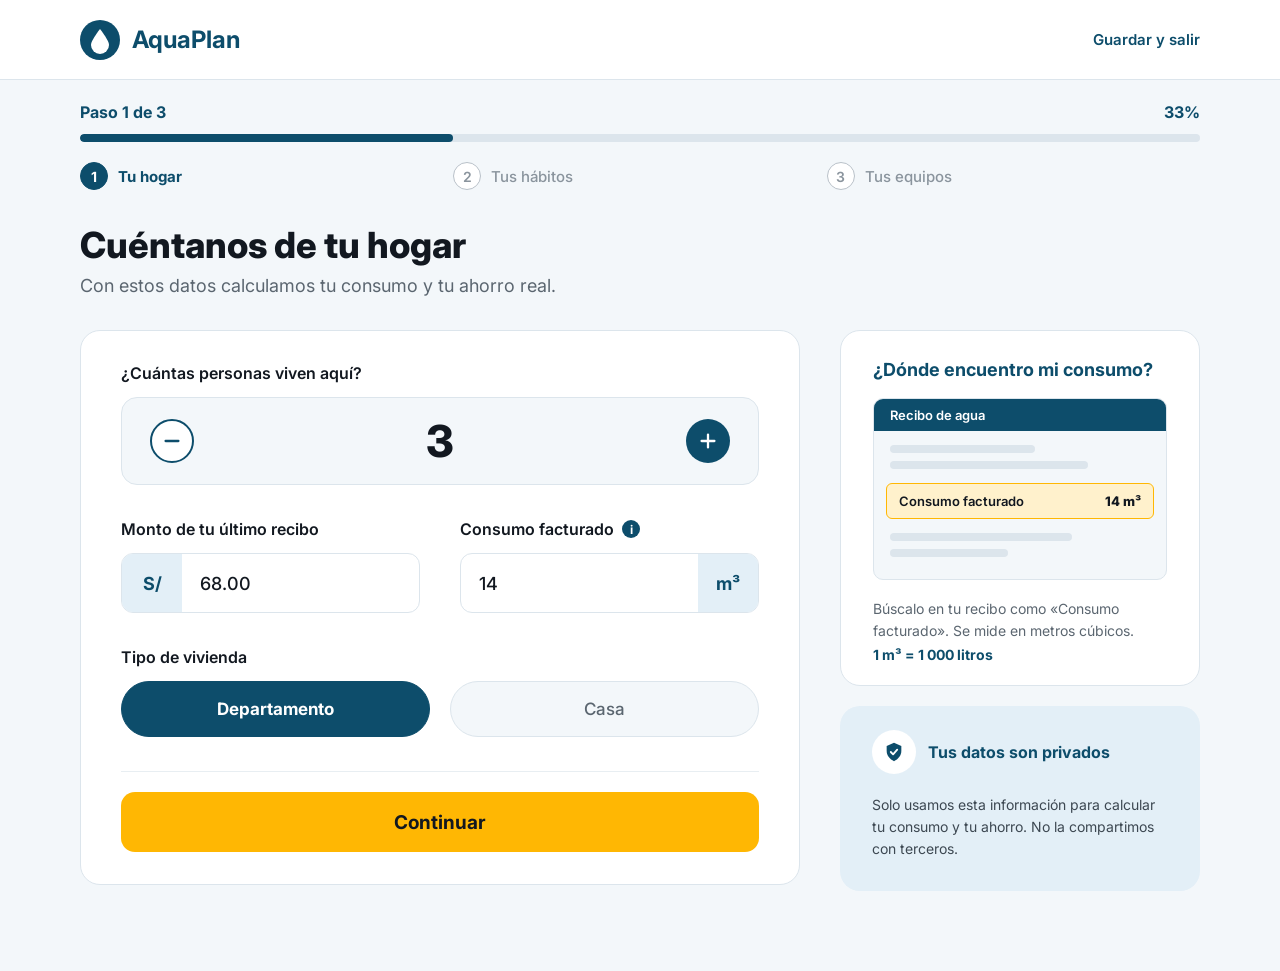
<file: solucion.html>
<!DOCTYPE html>
<html lang="es">
<head>
  <meta charset="UTF-8">
  <meta name="viewport" content="width=device-width, initial-scale=1.0">
  <title>AquaPlan · Ahorra agua, ahorra dinero</title>
  <meta name="description" content="AquaPlan: calcula cuánta agua usa tu hogar, en qué se va y cómo ahorrar en tu recibo.">
  <link rel="preconnect" href="https://fonts.googleapis.com">
  <link rel="preconnect" href="https://fonts.gstatic.com" crossorigin>
  <link href="https://fonts.googleapis.com/css2?family=Inter:wght@400;500;600;700;800&display=swap" rel="stylesheet">
  <link rel="stylesheet" href="solucion.css">
</head>
<body data-modo="pasos">

  <a class="saltar" href="#contenido">Saltar al contenido</a>

  <!-- =====================================================
       HEADER (una sola barra con dos variantes:
       "pasos" para el cuestionario y "app" para los resultados)
       ===================================================== -->
  <header class="header">
    <div class="container header__inner">
      <a href="#hogar" class="logo">
        <span class="logo__icon">
          <svg viewBox="0 0 40 40" aria-hidden="true">
            <circle cx="20" cy="20" r="20" fill="#0D4D6B"/>
            <path d="M20 9c6 8 9 13 9 16a9 9 0 0 1-18 0c0-3 3-8 9-16z" fill="#fff"/>
          </svg>
        </span>
        <span class="logo__text">AquaPlan</span>
      </a>

      <!-- Variante pasos -->
      <a href="#hogar" class="header__link solo-pasos">Guardar y salir</a>

      <!-- Variante app -->
      <nav class="nav solo-app" aria-label="Navegación de la aplicación">
        <ul class="nav__list">
          <li><a href="#diagnostico" class="nav__link" data-nav="diagnostico">Diagnóstico</a></li>
          <li><a href="#plan" class="nav__link" data-nav="plan">Plan</a></li>
          <li><a href="#" class="nav__link">Seguimiento</a></li>
          <li>
            <details class="dropdown">
              <summary class="nav__link">Perfil</summary>
              <ul class="dropdown__menu">
                <li><a href="#hogar">Mis datos</a></li>
                <li><a href="#diagnostico">Mi diagnóstico</a></li>
                <li><a href="#hogar">Cerrar sesión</a></li>
              </ul>
            </details>
          </li>
        </ul>
      </nav>
      <span class="avatar solo-app" aria-hidden="true">MR</span>
    </div>
  </header>

  <main id="contenido" class="container main">

    <!-- =====================================================
         PROGRESO (solo en los 3 pasos del cuestionario)
         ===================================================== -->
    <section class="progress solo-pasos" aria-label="Progreso">
      <div class="progress__top">
        <span id="paso-texto">Paso 1 de 3</span>
        <span id="paso-porcentaje">33%</span>
      </div>
      <div class="progress__bar"><div class="progress__fill" id="paso-barra"></div></div>

      <ol class="steps">
        <li class="step" data-step="1"><span class="step__num">1</span>Tu hogar</li>
        <li class="step" data-step="2"><span class="step__num">2</span>Tus hábitos</li>
        <li class="step" data-step="3"><span class="step__num">3</span>Tus equipos</li>
      </ol>
    </section>


    <!-- =====================================================
         PANTALLA 1 · TU HOGAR
         ===================================================== -->
    <section class="screen" id="hogar" data-paso="1" aria-labelledby="t-hogar">
      <div class="page-title">
        <h1 id="t-hogar">Cuéntanos de tu hogar</h1>
        <p>Con estos datos calculamos tu consumo y tu ahorro real.</p>
      </div>

      <div class="layout">
        <div class="card card--form">

          <div class="field">
            <span class="label">¿Cuántas personas viven aquí?</span>
            <div class="counter">
              <button type="button" class="counter__btn counter__btn--minus" id="menos" aria-label="Quitar persona">
                <svg viewBox="0 0 24 24"><path d="M5 12h14"/></svg>
              </button>
              <span class="counter__value" id="personas" aria-live="polite">3</span>
              <button type="button" class="counter__btn counter__btn--plus" id="mas" aria-label="Agregar persona">
                <svg viewBox="0 0 24 24"><path d="M5 12h14M12 5v14"/></svg>
              </button>
            </div>
          </div>

          <div class="row">
            <div class="field">
              <label class="label" for="monto">Monto de tu último recibo</label>
              <div class="input-group">
                <span class="input-group__addon">S/</span>
                <input type="number" id="monto" value="68.00" step="0.01" min="0">
              </div>
            </div>

            <div class="field">
              <label class="label" for="consumo">
                Consumo facturado
                <span class="info" title="Lo encuentras en tu recibo de agua">i</span>
              </label>
              <div class="input-group">
                <input type="number" id="consumo" value="14" min="0">
                <span class="input-group__addon">m³</span>
              </div>
            </div>
          </div>

          <div class="field">
            <span class="label">Tipo de vivienda</span>
            <div class="toggle" role="radiogroup" data-campo="vivienda">
              <button type="button" class="toggle__btn is-active" role="radio" aria-checked="true">Departamento</button>
              <button type="button" class="toggle__btn" role="radio" aria-checked="false">Casa</button>
            </div>
          </div>

          <hr class="divider">

          <a href="#habitos" class="btn btn--primary">Continuar</a>
        </div>

        <aside class="aside">
          <div class="card help">
            <h2 class="aside__title">¿Dónde encuentro mi consumo?</h2>
            <div class="receipt">
              <div class="receipt__head">Recibo de agua</div>
              <div class="receipt__body">
                <span class="receipt__line" style="width: 54%"></span>
                <span class="receipt__line" style="width: 74%"></span>
                <div class="receipt__highlight">
                  <span>Consumo facturado</span>
                  <strong>14 m³</strong>
                </div>
                <span class="receipt__line" style="width: 68%"></span>
                <span class="receipt__line" style="width: 44%"></span>
              </div>
            </div>
            <p class="help__text">Búscalo en tu recibo como «Consumo facturado». Se mide en metros cúbicos.</p>
            <p class="help__note">1 m³ = 1 000 litros</p>
          </div>

          <div class="note">
            <div class="note__head">
              <span class="note__icon">
                <svg viewBox="0 0 24 24" aria-hidden="true">
                  <path d="M12 2l8 3.5V11c0 5-3.5 9-8 11-4.5-2-8-6-8-11V5.5z" fill="#0D4D6B"/>
                  <path d="M8.5 12l2.5 2.5 4.5-5" fill="none" stroke="#fff" stroke-width="2" stroke-linecap="round" stroke-linejoin="round"/>
                </svg>
              </span>
              <h2>Tus datos son privados</h2>
            </div>
            <p>Solo usamos esta información para calcular tu consumo y tu ahorro. No la compartimos con terceros.</p>
          </div>
        </aside>
      </div>
    </section>


    <!-- =====================================================
         PANTALLA 2 · TUS HÁBITOS
         ===================================================== -->
    <section class="screen" id="habitos" data-paso="2" aria-labelledby="t-habitos">
      <div class="page-title">
        <h1 id="t-habitos">Tus hábitos</h1>
        <p>Responde con lo que haces normalmente. No hay respuestas incorrectas.</p>
      </div>

      <div class="layout">
        <div class="card card--form">

          <div class="question">
            <span class="icon-circle icon-circle--lg">
              <svg viewBox="-14 -14 28 28" aria-hidden="true" fill="#5AA9D6">
                <path d="M-12,-2 H12 V3 Q12,8 6,8 H-6 Q-12,8 -12,3 Z"/>
                <path d="M-10,-2 V-9 Q-10,-13 -6,-13 Q-2,-13 -2,-9" fill="none" stroke="#5AA9D6" stroke-width="2"/>
                <path d="M-7,8 L-8,11 M7,8 L8,11" stroke="#5AA9D6" stroke-width="2" stroke-linecap="round"/>
              </svg>
            </span>
            <div>
              <span class="eyebrow">Ducha</span>
              <h2 class="question__title">¿Cuánto dura tu ducha normalmente?</h2>
            </div>
          </div>

          <div class="options options--4" role="radiogroup" data-campo="ducha">
            <button type="button" class="option" role="radio" aria-checked="false">Menos de 5 min</button>
            <button type="button" class="option is-active" role="radio" aria-checked="true">5 a 10 min</button>
            <button type="button" class="option" role="radio" aria-checked="false">10 a 15 min</button>
            <button type="button" class="option" role="radio" aria-checked="false">Más de 15 min</button>
          </div>

          <div class="field">
            <h2 class="question__subtitle">¿Cierras la llave al enjabonarte?</h2>
            <div class="toggle toggle--3" role="radiogroup" data-campo="llave">
              <button type="button" class="toggle__btn toggle__btn--light" role="radio" aria-checked="false">Sí</button>
              <button type="button" class="toggle__btn toggle__btn--light is-active" role="radio" aria-checked="true">A veces</button>
              <button type="button" class="toggle__btn toggle__btn--light" role="radio" aria-checked="false">No</button>
            </div>
          </div>

          <div class="tip">
            <svg class="tip__icon" viewBox="0 0 24 24" aria-hidden="true">
              <circle cx="12" cy="10" r="7" fill="#FFB703"/>
              <rect x="8.5" y="17" width="7" height="4" rx="1.5" fill="#E8A300"/>
            </svg>
            <p>Cerrar la llave al enjabonarte puede ahorrar hasta <strong>12 litros</strong> por ducha.</p>
          </div>

          <div class="actions">
            <a href="#hogar" class="btn btn--secondary">Atrás</a>
            <a href="#equipos" class="btn btn--primary">Siguiente</a>
          </div>
        </div>

        <aside class="aside">
          <div class="card card--aside">
            <h2 class="aside__title">Hábitos a revisar</h2>
            <ul class="list">
              <li class="list__item">
                <span class="list__label"><span class="num num--active">1</span><strong>Ducha</strong></span>
                <span class="status status--active">En curso</span>
              </li>
              <li class="list__item">
                <span class="list__label"><span class="num">2</span>Inodoro</span>
                <span class="status">Pendiente</span>
              </li>
              <li class="list__item">
                <span class="list__label"><span class="num">3</span>Lavado de ropa</span>
                <span class="status">Pendiente</span>
              </li>
              <li class="list__item">
                <span class="list__label"><span class="num">4</span>Cocina y platos</span>
                <span class="status">Pendiente</span>
              </li>
            </ul>
            <p class="muted">Tiempo estimado: 2 minutos</p>
          </div>

          <div class="fact">
            <p class="fact__eyebrow">¿Sabías que?</p>
            <p class="fact__text">Una ducha de 10 minutos puede usar entre 80 y 100 litros de agua.</p>
          </div>
        </aside>
      </div>
    </section>


    <!-- =====================================================
         PANTALLA 3 · TUS EQUIPOS
         ===================================================== -->
    <section class="screen" id="equipos" data-paso="3" aria-labelledby="t-equipos">
      <div class="page-title">
        <h1 id="t-equipos">¿Con qué cuentas en casa?</h1>
        <p>Marca lo que tienes. Así ajustamos tus recomendaciones.</p>
      </div>

      <div class="layout">
        <div class="card card--form">
          <fieldset class="field">
            <legend class="question__subtitle">Selecciona tus equipos</legend>

            <div class="equip-grid">
              <label class="equip">
                <input type="checkbox" name="equipos" value="lavadora" checked>
                <span class="equip__check"></span>
                <span class="icon-circle">
                  <svg viewBox="-12 -12 24 24" fill="none" stroke="currentColor" stroke-width="2"><rect x="-9" y="-11" width="18" height="22" rx="3"/><circle cx="0" cy="2" r="5"/><path d="M-5,-7 H-2"/></svg>
                </span>
                <span class="equip__name">Lavadora</span>
              </label>

              <label class="equip">
                <input type="checkbox" name="equipos" value="inodoro">
                <span class="equip__check"></span>
                <span class="icon-circle">
                  <svg viewBox="-12 -12 24 24" fill="none" stroke="currentColor" stroke-width="2" stroke-linejoin="round"><path d="M-8,-10 H-2 V-2 H10 Q10,6 2,7 L3,11 H-5 L-4,6 Q-8,4 -8,-2 Z"/></svg>
                </span>
                <span class="equip__name">Inodoro de doble descarga</span>
              </label>

              <label class="equip">
                <input type="checkbox" name="equipos" value="aireador">
                <span class="equip__check"></span>
                <span class="icon-circle">
                  <svg viewBox="-12 -12 24 24" fill="none" stroke="currentColor" stroke-width="2" stroke-linecap="round"><path d="M-10,-3 H3 A6,6 0 0 1 9,3 V6"/><path d="M-4,-3 V-9 M-8,-9 H0"/><circle cx="9" cy="10.5" r="1.3" fill="currentColor"/></svg>
                </span>
                <span class="equip__name">Aireador en caños</span>
              </label>

              <label class="equip">
                <input type="checkbox" name="equipos" value="ducha">
                <span class="equip__check"></span>
                <span class="icon-circle">
                  <svg viewBox="-12 -13 24 26" fill="currentColor" stroke="currentColor" stroke-width="2" stroke-linecap="round"><path d="M-10,-12 H0 V-10" fill="none"/><path d="M-8,-4 A8,7 0 0 1 8,-4 Z"/><circle cx="-5" cy="3" r="1"/><circle cx="0" cy="5" r="1"/><circle cx="5" cy="3" r="1"/><circle cx="-3" cy="10" r="1"/><circle cx="3" cy="10" r="1"/></svg>
                </span>
                <span class="equip__name">Ducha ahorradora</span>
              </label>

              <label class="equip">
                <input type="checkbox" name="equipos" value="terma" checked>
                <span class="equip__check"></span>
                <span class="icon-circle">
                  <svg viewBox="-12 -13 24 26" fill="none" stroke="currentColor" stroke-width="2" stroke-linecap="round"><rect x="-7" y="-12" width="14" height="20" rx="6"/><path d="M-3,8 V12 M3,8 V12"/><path d="M-2,-2 Q0,-6 2,-2 Q2,2 0,2 Q-2,2 -2,-2 Z"/></svg>
                </span>
                <span class="equip__name">Terma o calentador</span>
              </label>

              <label class="equip">
                <input type="checkbox" name="equipos" value="jardin">
                <span class="equip__check"></span>
                <span class="icon-circle">
                  <svg viewBox="-12 -12 24 24" fill="none" stroke="currentColor" stroke-width="2" stroke-linecap="round" stroke-linejoin="round"><path d="M0,10 V-1"/><path d="M0,3 Q-8,3 -9,-5 Q-2,-5 0,3"/><path d="M0,-1 Q6,-2 8,-9 Q1,-9 0,-1"/></svg>
                </span>
                <span class="equip__name">Jardín o plantas</span>
              </label>
            </div>
          </fieldset>

          <div class="field">
            <h2 class="question__subtitle">¿Has notado alguna fuga en casa?</h2>
            <div class="toggle toggle--3" role="radiogroup" data-campo="fuga">
              <button type="button" class="toggle__btn toggle__btn--light" role="radio" aria-checked="false">Sí</button>
              <button type="button" class="toggle__btn toggle__btn--light is-active" role="radio" aria-checked="true">No</button>
              <button type="button" class="toggle__btn toggle__btn--light" role="radio" aria-checked="false">No estoy seguro</button>
            </div>
          </div>

          <div class="actions">
            <a href="#habitos" class="btn btn--secondary">Atrás</a>
            <a href="#diagnostico" class="btn btn--primary">Ver mi diagnóstico</a>
          </div>
        </div>

        <aside class="aside">
          <div class="card card--aside">
            <div class="aside__head">
              <h2 class="aside__title">Resumen de tus datos</h2>
              <a href="#hogar" class="link">Editar</a>
            </div>
            <dl class="data">
              <div class="data__row"><dt>Personas</dt><dd data-resumen="personas">3</dd></div>
              <div class="data__row"><dt>Último recibo</dt><dd data-resumen="monto">S/ 68.00</dd></div>
              <div class="data__row"><dt>Consumo facturado</dt><dd data-resumen="consumo">14 m³</dd></div>
              <div class="data__row"><dt>Tipo de vivienda</dt><dd data-resumen="vivienda">Departamento</dd></div>
              <div class="data__row"><dt>Duración de ducha</dt><dd data-resumen="ducha">5 a 10 min</dd></div>
              <div class="data__row"><dt>Cierra la llave</dt><dd data-resumen="llave">A veces</dd></div>
            </dl>
          </div>

          <div class="note">
            <div class="note__head">
              <svg class="tip__icon" viewBox="0 0 24 24" aria-hidden="true">
                <circle cx="12" cy="10" r="7" fill="#FFB703"/>
                <rect x="8.5" y="17" width="7" height="4" rx="1.5" fill="#E8A300"/>
              </svg>
              <h2>Último paso</h2>
            </div>
            <p>Con esto armamos tu diagnóstico y tus 5 acciones con más impacto.</p>
          </div>
        </aside>
      </div>
    </section>


    <!-- =====================================================
         PANTALLA 4 · TU DIAGNÓSTICO
         ===================================================== -->
    <section class="screen" id="diagnostico" data-app="diagnostico" aria-labelledby="t-diagnostico">
      <div class="page-head">
        <div class="page-title page-title--tight">
          <h1 id="t-diagnostico">Tu diagnóstico</h1>
          <p id="diag-subtitulo">Basado en los datos de tu hogar · 3 personas · Departamento</p>
        </div>

        <div class="redo">
          <p class="redo__title">Rehacer diagnóstico</p>
          <div class="chips" role="radiogroup" aria-label="Tamaño del hogar" id="hogar-chips">
            <button type="button" class="chip" role="radio" data-hogar="1a2">1 a 2</button>
            <button type="button" class="chip" role="radio" data-hogar="3a4">3 a 4</button>
            <button type="button" class="chip" role="radio" data-hogar="5mas">5 o más</button>
          </div>
        </div>
      </div>

      <div class="kpis">
        <div class="kpi kpi--main">
          <p class="kpi__label">Tu hogar usa</p>
          <p class="kpi__value kpi__value--xl" data-diag="total">480 L</p>
          <p class="kpi__note">al día &nbsp;•&nbsp; aprox. <strong data-diag="costo">S/ 68 al mes</strong></p>
        </div>
        <div class="kpi">
          <p class="kpi__label">Por persona</p>
          <p class="kpi__value" data-diag="persona">160 L</p>
          <p class="kpi__note">al día en promedio</p>
        </div>
        <div class="kpi">
          <p class="kpi__label">Podrías ahorrar</p>
          <p class="kpi__value" data-diag="ahorro">S/ 39</p>
          <span class="pill">al mes con 5 acciones</span>
        </div>
      </div>

      <div class="layout layout--diag">
        <div class="card chart">
          <div class="chart__head">
            <h2>¿En qué se va tu agua?</h2>
            <span class="muted">Litros al día</span>
          </div>
          <ul class="chart__rows" id="barras">
            <!-- Se llena desde JavaScript con los datos del hogar -->
          </ul>
        </div>

        <aside class="aside">
          <div class="card insight">
            <span class="icon-circle icon-circle--lg">
              <svg viewBox="-14 -16 28 30" aria-hidden="true"><path d="M0,-14 C7,-5 10,1 10,5 A10,10 0 0 1 -10,5 C-10,1 -7,-5 0,-14 Z" fill="#5AA9D6"/></svg>
            </span>
            <p class="insight__text">La ducha es tu mayor consumo.</p>
            <p class="insight__strong">Ahí está tu mayor oportunidad de ahorro.</p>
            <p class="muted">Bajarla a 5 min ahorraría ~S/ 12 al mes.</p>
          </div>

          <a href="#plan" class="btn btn--primary btn--tall">Ver cómo ahorrar</a>

          <div class="note note--compact">
            <h2>Tu siguiente paso</h2>
            <p>Elige tus acciones y arma tu plan.</p>
          </div>
        </aside>
      </div>

      <p class="disclaimer">Simulación académica. Las cifras son ejemplos calculados a partir de promedios y no corresponden a un medidor real ni a tu recibo.</p>
    </section>


    <!-- =====================================================
         PANTALLA 5 · RECOMENDACIONES / PLAN
         ===================================================== -->
    <section class="screen" id="plan" data-app="plan" aria-labelledby="t-plan">
      <div class="page-title page-title--tight">
        <span class="eyebrow">Tus recomendaciones</span>
        <h1 id="t-plan">Tus 5 acciones con más impacto</h1>
      </div>

      <div class="filters">
        <div class="chips" role="radiogroup" aria-label="Filtrar acciones" id="filtros">
          <button type="button" class="chip is-active" role="radio" aria-checked="true" data-filtro="todas">Todas</button>
          <button type="button" class="chip" role="radio" aria-checked="false" data-filtro="sin-costo">Sin costo</button>
          <button type="button" class="chip" role="radio" aria-checked="false" data-filtro="inversion">Inversión</button>
        </div>
        <span class="muted">Ordenadas por ahorro mensual</span>
      </div>

      <div class="layout">
        <ul class="actions-list">
          <li>
            <label class="action" data-costo="sin-costo">
              <input type="checkbox" value="12" data-nombre="Ducha de 5 minutos" checked>
              <span class="checkbox"></span>
              <span class="icon-circle icon-circle--md icon-circle--gray">
                <svg viewBox="-12 -13 24 26" fill="currentColor" stroke="currentColor" stroke-width="2" stroke-linecap="round"><path d="M-10,-12 H0 V-10" fill="none"/><path d="M-8,-4 A8,7 0 0 1 8,-4 Z"/><circle cx="-5" cy="3" r="1"/><circle cx="0" cy="5" r="1"/><circle cx="5" cy="3" r="1"/><circle cx="-3" cy="10" r="1"/><circle cx="3" cy="10" r="1"/></svg>
              </span>
              <span class="action__info">
                <span class="action__title">Reduce tu ducha a 5 minutos</span>
                <span class="action__tags"><span class="badge badge--high">Alto impacto</span><span>Sin costo</span></span>
              </span>
              <span class="action__saving">S/ 12 al mes</span>
              <svg class="chevron" viewBox="0 0 24 24"><path d="M9 6l6 6-6 6"/></svg>
            </label>
          </li>
          <li>
            <label class="action" data-costo="inversion">
              <input type="checkbox" value="9" data-nombre="Aireador en el caño" checked>
              <span class="checkbox"></span>
              <span class="icon-circle icon-circle--md icon-circle--gray">
                <svg viewBox="-12 -12 24 24" fill="none" stroke="currentColor" stroke-width="2.2" stroke-linecap="round"><path d="M-10,-3 H3 A6,6 0 0 1 9,3 V6"/><path d="M-4,-3 V-9 M-8,-9 H0"/><circle cx="9" cy="10.5" r="1.3" fill="currentColor"/></svg>
              </span>
              <span class="action__info">
                <span class="action__title">Instala un aireador en el caño</span>
                <span class="action__tags"><span class="badge badge--high">Alto impacto</span><span>Inversión</span></span>
              </span>
              <span class="action__saving">S/ 9 al mes</span>
              <svg class="chevron" viewBox="0 0 24 24"><path d="M9 6l6 6-6 6"/></svg>
            </label>
          </li>
          <li>
            <label class="action" data-costo="sin-costo">
              <input type="checkbox" value="7" data-nombre="Lavadora a carga completa" checked>
              <span class="checkbox"></span>
              <span class="icon-circle icon-circle--md icon-circle--gray">
                <svg viewBox="-13 -12 26 24" fill="none" stroke="currentColor" stroke-width="2" stroke-linejoin="round"><path d="M-6,-10 L-12,-6 L-9,0 L-6,-2 V10 H6 V-2 L9,0 L12,-6 L6,-10 Q0,-6 -6,-10 Z"/></svg>
              </span>
              <span class="action__info">
                <span class="action__title">Usa la lavadora a carga completa</span>
                <span class="action__tags"><span class="badge">Impacto medio</span><span>Sin costo</span></span>
              </span>
              <span class="action__saving">S/ 7 al mes</span>
              <svg class="chevron" viewBox="0 0 24 24"><path d="M9 6l6 6-6 6"/></svg>
            </label>
          </li>
          <li>
            <label class="action" data-costo="sin-costo">
              <input type="checkbox" value="6" data-nombre="Llave cerrada al lavar platos">
              <span class="checkbox"></span>
              <span class="icon-circle icon-circle--md icon-circle--gray">
                <svg viewBox="-12 -12 24 24" fill="none" stroke="currentColor" stroke-width="2" stroke-linecap="round"><path d="M-6,-10 V-3 M-9,-10 V-5 Q-9,-1 -6,-1 Q-3,-1 -3,-5 V-10 M-6,-1 V10"/><path d="M6,10 V-10 Q10,-6 10,0 H6"/></svg>
              </span>
              <span class="action__info">
                <span class="action__title">Cierra la llave al lavar los platos</span>
                <span class="action__tags"><span class="badge">Impacto medio</span><span>Sin costo</span></span>
              </span>
              <span class="action__saving">S/ 6 al mes</span>
              <svg class="chevron" viewBox="0 0 24 24"><path d="M9 6l6 6-6 6"/></svg>
            </label>
          </li>
          <li>
            <label class="action" data-costo="sin-costo">
              <input type="checkbox" value="5" data-nombre="Revisar fugas del inodoro">
              <span class="checkbox"></span>
              <span class="icon-circle icon-circle--md icon-circle--gray">
                <svg viewBox="-12 -12 24 24" fill="none" stroke="currentColor" stroke-width="2" stroke-linejoin="round"><path d="M-8,-10 H-2 V-2 H10 Q10,6 2,7 L3,11 H-5 L-4,6 Q-8,4 -8,-2 Z"/></svg>
              </span>
              <span class="action__info">
                <span class="action__title">Revisa fugas en el inodoro</span>
                <span class="action__tags"><span class="badge">Impacto medio</span><span>Sin costo</span></span>
              </span>
              <span class="action__saving">S/ 5 al mes</span>
              <svg class="chevron" viewBox="0 0 24 24"><path d="M9 6l6 6-6 6"/></svg>
            </label>
          </li>
        </ul>

        <aside class="aside">
          <div class="card card--aside">
            <h2 class="aside__title aside__title--dark">Mi plan</h2>
            <p class="muted" id="plan-cuenta">3 de 5 acciones seleccionadas</p>

            <ul class="plan-list" id="plan-lista"></ul>

            <hr class="divider divider--flat">

            <p class="muted">Ahorro estimado</p>
            <p class="plan-total"><span id="plan-total">S/ 28</span> <small>al mes</small></p>
            <span class="pill" id="plan-anual">≈ S/ 336 al año</span>
          </div>

          <a href="#plan" class="btn btn--primary btn--tall" id="plan-boton">Ver mi plan (3)</a>

          <div class="note">
            <div class="note__head">
              <svg class="tip__icon" viewBox="0 0 24 24" aria-hidden="true">
                <circle cx="12" cy="10" r="7" fill="#FFB703"/>
                <rect x="8.5" y="17" width="7" height="4" rx="1.5" fill="#E8A300"/>
              </svg>
              <h2>Consejo</h2>
            </div>
            <p>Empieza por las acciones sin costo: ahorras desde hoy.</p>
          </div>
        </aside>
      </div>
    </section>

  </main>

  <script>
  /* =========================================================
     1. NAVEGACIÓN ENTRE PANTALLAS (una sola página)
     Cada pantalla es una <section class="screen" id="...">.
     Los enlaces usan #id y aquí se muestra la que corresponde.
     ========================================================= */
  const pantallas = document.querySelectorAll('.screen');

  function mostrarPantalla() {
    const id = location.hash.slice(1) || 'hogar';
    const actual = document.getElementById(id);
    if (!actual || !actual.classList.contains('screen')) return;

    pantallas.forEach(p => p.classList.toggle('is-active', p === actual));

    // Modo del header: "pasos" (cuestionario) o "app" (resultados)
    const paso = Number(actual.dataset.paso || 0);
    document.body.dataset.modo = paso ? 'pasos' : 'app';

    if (paso) {
      document.getElementById('paso-texto').textContent = `Paso ${paso} de 3`;
      document.getElementById('paso-porcentaje').textContent = Math.round(paso / 3 * 100) + '%';
      document.getElementById('paso-barra').style.width = (paso / 3 * 100) + '%';
      document.querySelectorAll('.step').forEach(s => {
        const n = Number(s.dataset.step);
        s.classList.toggle('step--active', n === paso);
        s.classList.toggle('step--done', n < paso);
      });
    }

    document.querySelectorAll('[data-nav]').forEach(a =>
      a.classList.toggle('is-active', a.dataset.nav === actual.dataset.app));
    document.querySelector('.dropdown').open = false;

    if (id === 'equipos') actualizarResumen();
    if (id === 'diagnostico') pintarDiagnostico(hogarSegunPersonas());
    setTimeout(() => window.scrollTo(0, 0));
  }
  window.addEventListener('hashchange', mostrarPantalla);


  /* =========================================================
     2. CONTROLES DEL CUESTIONARIO
     ========================================================= */
  const personas = document.getElementById('personas');
  document.getElementById('mas').addEventListener('click', () => {
    personas.textContent = Math.min(+personas.textContent + 1, 20);
  });
  document.getElementById('menos').addEventListener('click', () => {
    personas.textContent = Math.max(+personas.textContent - 1, 1);
  });

  // Cualquier grupo de opciones: solo una queda activa
  document.querySelectorAll('[data-campo]').forEach(grupo => {
    grupo.addEventListener('click', e => {
      const btn = e.target.closest('button');
      if (!btn) return;
      grupo.querySelectorAll('button').forEach(b => {
        b.classList.toggle('is-active', b === btn);
        b.setAttribute('aria-checked', b === btn);
      });
    });
  });

  const elegido = campo =>
    document.querySelector(`[data-campo="${campo}"] .is-active`).textContent.trim();

  function actualizarResumen() {
    const monto = parseFloat(document.getElementById('monto').value) || 0;
    const datos = {
      personas: personas.textContent,
      monto: 'S/ ' + monto.toFixed(2),
      consumo: (document.getElementById('consumo').value || 0) + ' m³',
      vivienda: elegido('vivienda'),
      ducha: elegido('ducha'),
      llave: elegido('llave')
    };
    for (const clave in datos) {
      document.querySelector(`[data-resumen="${clave}"]`).textContent = datos[clave];
    }
  }


  /* =========================================================
     3. DIAGNÓSTICO (datos de ejemplo según tamaño del hogar)
     ========================================================= */
  const diagnosticos = {
    '1a2':  { total: 240, persona: 120, costo: 34, ahorro: 19,
              barras: [['Ducha', 40, 96], ['Inodoro', 26, 62], ['Lavado de ropa', 17, 41], ['Cocina y platos', 12, 29], ['Otros', 5, 12]] },
    '3a4':  { total: 480, persona: 160, costo: 68, ahorro: 39,
              barras: [['Ducha', 38, 182], ['Inodoro', 27, 130], ['Lavado de ropa', 18, 86], ['Cocina y platos', 12, 58], ['Otros', 5, 24]] },
    '5mas': { total: 700, persona: 140, costo: 99, ahorro: 56,
              barras: [['Ducha', 36, 252], ['Inodoro', 28, 196], ['Lavado de ropa', 19, 133], ['Cocina y platos', 12, 84], ['Otros', 5, 35]] }
  };

  function hogarSegunPersonas() {
    const n = +personas.textContent;
    return n <= 2 ? '1a2' : n <= 4 ? '3a4' : '5mas';
  }

  function pintarDiagnostico(clave) {
    const d = diagnosticos[clave];
    const set = (k, v) => document.querySelector(`[data-diag="${k}"]`).textContent = v;
    set('total', d.total + ' L');
    set('costo', `S/ ${d.costo} al mes`);
    set('persona', d.persona + ' L');
    set('ahorro', 'S/ ' + d.ahorro);

    document.getElementById('diag-subtitulo').textContent =
      `Basado en los datos de tu hogar · ${personas.textContent} personas · ${elegido('vivienda')}`;

    // La barra más grande ocupa todo el ancho; las demás, en proporción
    const max = d.barras[0][1];
    document.getElementById('barras').innerHTML = d.barras.map(([nombre, pct, litros], i) => `
      <li class="chart__row">
        <span class="chart__name">${nombre}</span>
        <span class="bar"><span class="bar__fill bar__fill--${i === 0 ? 'top' : i === 4 ? 'other' : 'mid'}" style="width:${pct / max * 100}%">${pct}%</span></span>
        <span class="chart__liters">${litros} L</span>
      </li>`).join('');

    document.querySelectorAll('#hogar-chips .chip').forEach(c => {
      const activo = c.dataset.hogar === clave;
      c.classList.toggle('is-active', activo);
      c.setAttribute('aria-checked', activo);
    });
  }

  document.getElementById('hogar-chips').addEventListener('click', e => {
    const chip = e.target.closest('.chip');
    if (chip) pintarDiagnostico(chip.dataset.hogar);
  });


  /* =========================================================
     4. PLAN: filtros y total según las acciones marcadas
     ========================================================= */
  const acciones = document.querySelectorAll('.action input');

  function actualizarPlan() {
    const marcadas = [...acciones].filter(a => a.checked);
    const total = marcadas.reduce((s, a) => s + +a.value, 0);

    document.getElementById('plan-cuenta').textContent =
      `${marcadas.length} de ${acciones.length} acciones seleccionadas`;
    document.getElementById('plan-lista').innerHTML = marcadas.map(a => `
      <li class="plan-list__item">
        <span class="plan-list__dot"></span>${a.dataset.nombre}<strong>S/ ${a.value}</strong>
      </li>`).join('');
    document.getElementById('plan-total').textContent = 'S/ ' + total;
    document.getElementById('plan-anual').textContent = `≈ S/ ${total * 12} al año`;
    document.getElementById('plan-boton').textContent = `Ver mi plan (${marcadas.length})`;
  }
  acciones.forEach(a => a.addEventListener('change', actualizarPlan));

  document.getElementById('filtros').addEventListener('click', e => {
    const chip = e.target.closest('.chip');
    if (!chip) return;
    document.querySelectorAll('#filtros .chip').forEach(c => {
      c.classList.toggle('is-active', c === chip);
      c.setAttribute('aria-checked', c === chip);
    });
    document.querySelectorAll('.action').forEach(card => {
      const ver = chip.dataset.filtro === 'todas' || card.dataset.costo === chip.dataset.filtro;
      card.parentElement.hidden = !ver;
    });
  });


  /* Inicio */
  actualizarPlan();
  mostrarPantalla();
  </script>
</body>
</html>
</file>
<file: solucion.css>
/* =========================================================
   AquaPlan · Hoja de estilos compartida
   ---------------------------------------------------------
   Basada en el sistema de "Tu hogar". Todas las pantallas
   usan las mismas variables, tarjetas, botones y medidas.

   Índice
    1. Variables
    2. Base
    3. Header y navegación
    4. Pantallas y progreso
    5. Títulos y layout
    6. Componentes compartidos (tarjetas, botones, notas…)
    7. Pantalla 1 · Tu hogar
    8. Pantalla 2 · Tus hábitos
    9. Pantalla 3 · Tus equipos
   10. Pantalla 4 · Diagnóstico
   11. Pantalla 5 · Plan
   12. Responsive
   ========================================================= */


/* =========================================================
   1. VARIABLES
   ========================================================= */
:root {
  /* Colores */
  --azul: #0D4D6B;
  --celeste: #5AA9D6;
  --celeste-claro: #E3EFF7;
  --amarillo: #FFB703;
  --amarillo-oscuro: #E39B00;
  --amarillo-claro: #FFF1CC;
  --marron: #8A5A00;
  --fondo: #F3F7FA;
  --blanco: #FFFFFF;
  --borde: #DCE5EC;
  --borde-suave: #E8EEF2;
  --gris-icono: #DDE3E8;
  --gris-claro: #B9C1C9;
  --gris-medio: #8A949D;
  --gris: #5B6670;
  --texto-2: #3D4852;
  --texto: #121820;

  /* Medidas */
  --contenedor: 1120px;
  --header-h: 80px;
  --radio-card: 20px;
  --radio-input: 12px;
  --radio-btn: 14px;
  --col-principal: 720px;
  --gap-columnas: 40px;
}


/* =========================================================
   2. BASE
   ========================================================= */
* { box-sizing: border-box; margin: 0; padding: 0; }

body {
  font-family: 'Inter', 'Helvetica Neue', Arial, sans-serif;
  background: var(--fondo);
  color: var(--texto);
  -webkit-font-smoothing: antialiased;
}

button, input { font: inherit; color: inherit; }
button { cursor: pointer; border: none; background: none; }
a { color: inherit; text-decoration: none; }
ul, ol { list-style: none; }
fieldset { border: none; min-width: 0; }
[hidden] { display: none !important; }

.container {
  width: 100%;
  max-width: var(--contenedor);
  margin: 0 auto;
}

/* Foco visible al navegar con teclado */
a:focus-visible,
button:focus-visible,
summary:focus-visible,
.equip:focus-within,
.action:focus-within {
  outline: 3px solid var(--celeste);
  outline-offset: 3px;
}

/* "Saltar al contenido": oculto hasta recibir foco */
.saltar {
  position: absolute;
  left: -9999px;
}
.saltar:focus {
  left: 16px;
  top: 16px;
  z-index: 200;
  padding: 12px 18px;
  background: var(--blanco);
  border-radius: var(--radio-input);
  font-weight: 600;
  color: var(--azul);
}

/* Utilidades */
.muted { font-size: 14px; color: var(--gris); }
.link { font-size: 14px; font-weight: 600; color: var(--azul); }
.link:hover { text-decoration: underline; }

.eyebrow {
  display: block;
  font-size: 14px;
  font-weight: 700;
  letter-spacing: .04em;
  text-transform: uppercase;
  color: var(--celeste);
}


/* =========================================================
   3. HEADER Y NAVEGACIÓN
   ========================================================= */
.header {
  position: sticky;
  top: 0;
  z-index: 100;
  height: var(--header-h);
  background: var(--blanco);
  border-bottom: 1px solid var(--borde);
}
.header__inner {
  height: 100%;
  display: flex;
  align-items: center;
  justify-content: space-between;
  gap: 24px;
}
.logo { display: flex; align-items: center; gap: 12px; }
.logo__icon svg { width: 40px; height: 40px; display: block; }
.logo__text { font-size: 24px; font-weight: 700; color: var(--azul); }
.header__link { font-size: 15px; font-weight: 600; color: var(--azul); }
.header__link:hover { text-decoration: underline; }

/* Mostrar u ocultar elementos según el modo de la página */
body[data-modo="pasos"] .solo-app,
body[data-modo="app"] .solo-pasos { display: none !important; }

/* Menú de la app */
.nav { margin-left: auto; height: 100%; }
.nav__list {
  height: 100%;
  display: flex;
  align-items: stretch;
  gap: 8px;
}
.nav__list > li { display: flex; }
.nav__link {
  position: relative;
  display: flex;
  align-items: center;
  padding: 0 14px;
  font-size: 16px;
  font-weight: 500;
  color: var(--gris);
  cursor: pointer;
  list-style: none;
  transition: color .15s ease;
}
.nav__link::-webkit-details-marker { display: none; }
.nav__link:hover { color: var(--azul); }
.nav__link.is-active { color: var(--azul); font-weight: 700; }
.nav__link.is-active::after {
  content: "";
  position: absolute;
  left: 10px;
  right: 10px;
  bottom: 0;
  height: 4px;
  border-radius: 2px 2px 0 0;
  background: var(--azul);
}

/* Desplegable "Perfil" */
.dropdown { position: relative; display: flex; }
.dropdown__menu {
  position: absolute;
  top: calc(100% - 8px);
  right: 0;
  width: 200px;
  padding: 6px;
  background: var(--blanco);
  border: 1px solid var(--borde);
  border-radius: var(--radio-input);
  box-shadow: 0 10px 24px rgba(13, 77, 107, .12);
}
.dropdown__menu a {
  display: block;
  padding: 10px 12px;
  border-radius: 8px;
  font-size: 15px;
  color: var(--texto-2);
}
.dropdown__menu a:hover { background: var(--celeste-claro); color: var(--azul); }

.avatar {
  width: 40px;
  height: 40px;
  flex-shrink: 0;
  border-radius: 50%;
  display: grid;
  place-items: center;
  background: var(--celeste-claro);
  color: var(--azul);
  font-size: 14px;
  font-weight: 700;
}


/* =========================================================
   4. PANTALLAS Y PROGRESO
   ========================================================= */
.main { padding: 22px 0 80px; }

/* Solo se ve la pantalla activa */
.screen { display: none; }
.screen.is-active { display: block; animation: aparecer .25s ease; }
@keyframes aparecer {
  from { opacity: 0; transform: translateY(6px); }
  to   { opacity: 1; transform: none; }
}

.progress__top {
  display: flex;
  justify-content: space-between;
  font-size: 16px;
  font-weight: 700;
  color: var(--azul);
  margin-bottom: 12px;
}
.progress__bar {
  height: 8px;
  border-radius: 4px;
  background: var(--borde);
  overflow: hidden;
}
.progress__fill {
  width: 33.33%;
  height: 100%;
  border-radius: 4px;
  background: var(--azul);
  transition: width .3s ease;
}

.steps {
  display: grid;
  grid-template-columns: repeat(3, 1fr);
  margin-top: 20px;
}
.step {
  display: flex;
  align-items: center;
  gap: 10px;
  font-size: 15px;
  font-weight: 500;
  color: var(--gris-medio);
}
.step__num {
  width: 28px;
  height: 28px;
  border-radius: 50%;
  display: grid;
  place-items: center;
  font-size: 14px;
  font-weight: 600;
  background: var(--blanco);
  border: 1.5px solid var(--gris-claro);
}
.step--active,
.step--done { color: var(--azul); }
.step--active { font-weight: 700; }
.step--active .step__num,
.step--done .step__num {
  background: var(--azul);
  border-color: var(--azul);
  color: var(--blanco);
  font-weight: 700;
}
/* Paso completado: el número se cambia por un check */
.step--done .step__num { font-size: 0; }
.step--done .step__num::before { content: "✓"; font-size: 14px; }


/* =========================================================
   5. TÍTULOS Y LAYOUT
   ========================================================= */
.page-title { margin: 34px 0; }
.page-title h1 {
  font-size: 36px;
  font-weight: 800;
  line-height: 1.2;
}
.page-title p {
  margin-top: 8px;
  font-size: 18px;
  color: var(--gris);
}
.page-title .eyebrow { margin-bottom: 8px; }
.page-title--tight { margin: 24px 0 24px; }
.page-title--tight p { font-size: 16px; }

/* Dos columnas: contenido principal + panel lateral */
.layout {
  display: grid;
  grid-template-columns: minmax(0, var(--col-principal)) minmax(0, 1fr);
  gap: var(--gap-columnas);
  align-items: start;
}


/* =========================================================
   6. COMPONENTES COMPARTIDOS
   ========================================================= */

/* ---------- Tarjeta ---------- */
.card {
  background: var(--blanco);
  border: 1px solid var(--borde);
  border-radius: var(--radio-card);
}
.card--form {
  padding: 32px 40px 32px;
  display: flex;
  flex-direction: column;
  gap: 34px;
}
.card--aside { padding: 28px 32px; }

/* ---------- Panel lateral ---------- */
.aside { display: flex; flex-direction: column; gap: 20px; }
.aside__head {
  display: flex;
  align-items: baseline;
  justify-content: space-between;
  gap: 12px;
  margin-bottom: 18px;
}
.aside__head .aside__title { margin-bottom: 0; }
.aside__title {
  font-size: 18px;
  font-weight: 700;
  color: var(--azul);
  margin-bottom: 18px;
}
.aside__title--dark { font-size: 22px; font-weight: 800; color: var(--texto); margin-bottom: 6px; }

/* ---------- Nota celeste (privacidad, último paso, consejo) ---------- */
.note {
  padding: 24px 32px 30px;
  background: var(--celeste-claro);
  border-radius: var(--radio-card);
}
.note__head {
  display: flex;
  align-items: center;
  gap: 12px;
  margin-bottom: 20px;
}
.note__icon {
  width: 44px;
  height: 44px;
  flex-shrink: 0;
  border-radius: 50%;
  background: var(--blanco);
  display: grid;
  place-items: center;
}
.note__icon svg { width: 22px; height: 22px; }
.note h2 { font-size: 16px; font-weight: 700; color: var(--azul); }
.note p { font-size: 14px; line-height: 1.6; color: var(--texto-2); }
.note--compact h2 { margin-bottom: 6px; }

/* ---------- Formularios ---------- */
.field { display: flex; flex-direction: column; gap: 14px; min-width: 0; }
.label {
  display: flex;
  align-items: center;
  gap: 8px;
  font-size: 16px;
  font-weight: 600;
  color: var(--texto);
}
.info {
  width: 18px;
  height: 18px;
  border-radius: 50%;
  background: var(--azul);
  color: var(--blanco);
  font-size: 12px;
  font-weight: 700;
  display: grid;
  place-items: center;
  cursor: help;
}

/* Toggle (pastillas de una sola opción) */
.toggle {
  display: grid;
  grid-template-columns: 1fr 1fr;
  gap: 20px;
}
.toggle--3 { grid-template-columns: repeat(3, 1fr); gap: 17px; }
.toggle__btn {
  height: 56px;
  padding: 0 12px;
  border-radius: 28px;
  font-size: 17px;
  font-weight: 500;
  color: var(--gris);
  background: var(--fondo);
  border: 1px solid var(--borde);
  transition: background .15s ease, color .15s ease;
}
.toggle__btn--light { background: var(--blanco); font-size: 16px; font-weight: 600; }
.toggle__btn:hover { background: var(--celeste-claro); }
.toggle__btn.is-active {
  background: var(--azul);
  border-color: var(--azul);
  color: var(--blanco);
  font-weight: 700;
}

/* Chips (filtros y selector de hogar) */
.chips { display: flex; flex-wrap: wrap; gap: 12px; }
.chip {
  height: 44px;
  padding: 0 22px;
  border-radius: 22px;
  font-size: 16px;
  font-weight: 500;
  color: var(--texto);
  background: var(--blanco);
  border: 1px solid var(--borde);
  transition: background .15s ease, color .15s ease;
}
.chip:hover { background: var(--celeste-claro); }
.chip.is-active {
  background: var(--azul);
  border-color: var(--azul);
  color: var(--blanco);
  font-weight: 700;
}

.divider {
  border: none;
  height: 1px;
  background: var(--borde-suave);
  margin-bottom: -14px;
}
.divider--flat { margin: 24px 0 20px; }

/* ---------- Botones ---------- */
.btn {
  height: 60px;
  padding: 0 24px;
  display: flex;
  align-items: center;
  justify-content: center;
  border-radius: var(--radio-btn);
  font-size: 19px;
  font-weight: 700;
  text-align: center;
  transition: filter .15s ease, transform .15s ease, background .15s ease;
}
.btn--tall { height: 64px; font-size: 20px; }
.btn--primary { background: var(--amarillo); color: var(--texto); }
.btn--primary:hover { filter: brightness(.96); }
.btn--secondary {
  background: var(--blanco);
  color: var(--azul);
  border: 2px solid var(--azul);
}
.btn--secondary:hover { background: var(--celeste-claro); }
.btn:active { transform: translateY(1px); }

/* Botones Atrás / Siguiente */
.actions {
  display: grid;
  grid-template-columns: 1fr 1fr;
  gap: 40px;
}

/* ---------- Íconos en círculo ---------- */
.icon-circle {
  width: 40px;
  height: 40px;
  flex-shrink: 0;
  border-radius: 50%;
  display: grid;
  place-items: center;
  background: var(--fondo);
  color: var(--gris);
}
.icon-circle svg { width: 22px; height: 22px; }
.icon-circle--md { width: 56px; height: 56px; }
.icon-circle--md svg { width: 26px; height: 26px; }
.icon-circle--lg { width: 72px; height: 72px; background: var(--celeste-claro); }
.icon-circle--lg svg { width: 38px; height: 38px; }
.icon-circle--gray { background: var(--gris-icono); color: var(--texto-2); }

/* ---------- Píldora amarilla ---------- */
.pill {
  display: inline-block;
  padding: 6px 14px;
  border-radius: 999px;
  background: var(--amarillo-claro);
  color: var(--marron);
  font-size: 13px;
  font-weight: 700;
}

/* ---------- Dato curioso (tarjeta azul) ---------- */
.fact {
  padding: 32px;
  border-radius: var(--radio-card);
  background: var(--azul);
}
.fact__eyebrow {
  font-size: 14px;
  font-weight: 700;
  letter-spacing: .04em;
  text-transform: uppercase;
  color: var(--amarillo);
  margin-bottom: 14px;
}
.fact__text {
  font-size: 18px;
  font-weight: 600;
  line-height: 1.45;
  color: var(--blanco);
}

/* ---------- Tip con foco ---------- */
.tip {
  display: flex;
  align-items: center;
  gap: 14px;
  padding: 18px 22px;
  border-radius: var(--radio-btn);
  background: var(--celeste-claro);
}
.tip__icon { width: 24px; height: 24px; flex-shrink: 0; }
.tip p { font-size: 15px; line-height: 1.5; color: var(--texto-2); }
.tip strong { color: var(--azul); }

.disclaimer {
  margin-top: 28px;
  font-size: 13px;
  color: var(--gris-medio);
}


/* =========================================================
   7. PANTALLA 1 · TU HOGAR
   ========================================================= */

/* Contador */
.counter {
  height: 88px;
  padding: 0 28px;
  display: flex;
  align-items: center;
  justify-content: space-between;
  background: var(--fondo);
  border: 1px solid var(--borde);
  border-radius: 16px;
}
.counter__value { font-size: 44px; font-weight: 800; }
.counter__btn {
  width: 44px;
  height: 44px;
  border-radius: 50%;
  display: grid;
  place-items: center;
  transition: transform .15s ease;
}
.counter__btn svg {
  width: 22px;
  height: 22px;
  fill: none;
  stroke-width: 2.5;
  stroke-linecap: round;
}
.counter__btn--minus { background: var(--blanco); border: 2px solid var(--azul); }
.counter__btn--minus svg { stroke: var(--azul); }
.counter__btn--plus { background: var(--azul); }
.counter__btn--plus svg { stroke: var(--blanco); }
.counter__btn:hover { transform: scale(1.06); }
.counter__btn:active { transform: scale(.95); }

/* Inputs con prefijo/sufijo */
.row {
  display: grid;
  grid-template-columns: 1fr 1fr;
  gap: 40px;
}
.input-group {
  height: 60px;
  display: flex;
  border: 1px solid var(--borde);
  border-radius: var(--radio-input);
  background: var(--blanco);
  overflow: hidden;
  transition: border-color .15s ease, box-shadow .15s ease;
}
.input-group:focus-within {
  border-color: var(--celeste);
  box-shadow: 0 0 0 3px var(--celeste-claro);
}
.input-group__addon {
  width: 60px;
  flex-shrink: 0;
  display: grid;
  place-items: center;
  background: var(--celeste-claro);
  color: var(--azul);
  font-size: 18px;
  font-weight: 700;
}
.input-group input {
  flex: 1;
  width: 100%;
  min-width: 0;
  padding: 0 18px;
  border: none;
  outline: none;
  font-size: 18px;
  font-weight: 500;
  background: transparent;
}
.input-group input::-webkit-outer-spin-button,
.input-group input::-webkit-inner-spin-button { -webkit-appearance: none; margin: 0; }
.input-group input[type=number] { -moz-appearance: textfield; }

/* Ayuda del recibo */
.help { padding: 28px 32px 22px; }
.receipt {
  border: 1px solid var(--borde);
  border-radius: 10px;
  background: var(--fondo);
  overflow: hidden;
}
.receipt__head {
  height: 32px;
  padding: 0 16px;
  display: flex;
  align-items: center;
  background: var(--azul);
  color: var(--blanco);
  font-size: 13px;
  font-weight: 600;
}
.receipt__body {
  padding: 14px 12px 22px;
  display: flex;
  flex-direction: column;
  gap: 8px;
}
.receipt__line {
  display: block;
  height: 8px;
  margin-left: 4px;
  border-radius: 4px;
  background: var(--borde);
}
.receipt__highlight {
  margin: 6px 0;
  height: 36px;
  padding: 0 12px;
  display: flex;
  align-items: center;
  justify-content: space-between;
  background: var(--amarillo-claro);
  border: 1.5px solid var(--amarillo);
  border-radius: 6px;
  font-size: 13px;
  font-weight: 600;
}
.receipt__highlight strong { font-weight: 800; }
.help__text {
  margin-top: 18px;
  font-size: 14px;
  line-height: 1.55;
  color: var(--gris);
}
.help__note {
  margin-top: 4px;
  font-size: 14px;
  font-weight: 700;
  color: var(--azul);
}


/* =========================================================
   8. PANTALLA 2 · TUS HÁBITOS
   ========================================================= */
.question {
  display: flex;
  align-items: center;
  gap: 24px;
  margin-bottom: -6px;
}
.question .eyebrow { margin-bottom: 4px; }
.question__title { font-size: 24px; font-weight: 800; line-height: 1.25; }
.question__subtitle { font-size: 20px; font-weight: 700; margin-bottom: 0; }
legend.question__subtitle { margin-bottom: 20px; font-size: 18px; }

/* Opciones de duración */
.options {
  display: grid;
  gap: 16px;
}
.options--4 { grid-template-columns: repeat(4, 1fr); }
.option {
  min-height: 64px;
  padding: 8px 12px;
  border-radius: var(--radio-btn);
  font-size: 15px;
  font-weight: 500;
  color: var(--gris);
  background: var(--blanco);
  border: 1px solid var(--borde);
  transition: background .15s ease, color .15s ease;
}
.option:hover { background: var(--celeste-claro); }
.option.is-active {
  background: var(--azul);
  border-color: var(--azul);
  color: var(--blanco);
  font-weight: 700;
}

/* Lista de hábitos */
.list { margin-bottom: 20px; }
.list__item {
  display: flex;
  align-items: center;
  justify-content: space-between;
  gap: 12px;
  padding: 12px 0;
  border-bottom: 1px solid var(--borde-suave);
  font-size: 15px;
  color: var(--texto-2);
}
.list__item:last-child { border-bottom: none; }
.list__label { display: flex; align-items: center; gap: 12px; }
.list__label strong { color: var(--texto); }
.num {
  width: 32px;
  height: 32px;
  flex-shrink: 0;
  border-radius: 50%;
  display: grid;
  place-items: center;
  font-size: 13px;
  font-weight: 600;
  color: var(--gris-medio);
  background: var(--fondo);
  border: 1px solid var(--borde);
}
.num--active { background: var(--azul); border-color: var(--azul); color: var(--blanco); font-weight: 700; }
.status { font-size: 13px; color: var(--gris-medio); }
.status--active { font-weight: 700; color: var(--azul); }


/* =========================================================
   9. PANTALLA 3 · TUS EQUIPOS
   ========================================================= */
.equip-grid {
  display: grid;
  grid-template-columns: repeat(3, 1fr);
  gap: 16px;
}
.equip {
  position: relative;
  min-height: 120px;
  padding: 16px 20px;
  display: flex;
  flex-direction: column;
  justify-content: space-between;
  gap: 14px;
  border-radius: var(--radio-btn);
  border: 1px solid var(--borde);
  background: var(--blanco);
  cursor: pointer;
  transition: background .15s ease, border-color .15s ease;
}
.equip:hover { background: var(--fondo); }
.equip input { position: absolute; opacity: 0; pointer-events: none; }
.equip__name { font-size: 15px; font-weight: 600; line-height: 1.35; color: var(--texto-2); }

/* Check redondo arriba a la derecha (solo cuando está marcado) */
.equip__check {
  position: absolute;
  top: 12px;
  right: 12px;
  width: 22px;
  height: 22px;
  border-radius: 50%;
  background: var(--azul);
  opacity: 0;
  transition: opacity .15s ease;
}
.equip__check::after {
  content: "";
  position: absolute;
  left: 7px;
  top: 4px;
  width: 5px;
  height: 10px;
  border: solid var(--blanco);
  border-width: 0 2px 2px 0;
  transform: rotate(45deg);
}

.equip:has(input:checked) {
  background: var(--celeste-claro);
  border: 2px solid var(--azul);
  padding: 15px 19px;
}
.equip:has(input:checked) .equip__check { opacity: 1; }
.equip:has(input:checked) .equip__name { color: var(--azul); font-weight: 700; }
.equip:has(input:checked) .icon-circle { background: var(--blanco); color: var(--azul); }

/* Resumen de datos */
.data__row {
  display: flex;
  justify-content: space-between;
  gap: 12px;
  padding: 12px 0;
  border-bottom: 1px solid var(--borde-suave);
  font-size: 15px;
}
.data__row:last-child { border-bottom: none; }
.data__row dt { color: var(--gris); }
.data__row dd { font-weight: 700; text-align: right; }


/* =========================================================
   10. PANTALLA 4 · DIAGNÓSTICO
   ========================================================= */
.page-head {
  display: flex;
  flex-wrap: wrap;
  align-items: flex-end;
  justify-content: space-between;
  gap: 20px;
  margin: 24px 0 32px;
}
.page-head .page-title { margin: 0; }
.redo__title {
  font-size: 13px;
  font-weight: 600;
  color: var(--gris);
  margin-bottom: 8px;
}

/* Tarjetas de cifras */
.kpis {
  display: grid;
  grid-template-columns: 2fr 1fr 1fr;
  gap: 24px;
  margin-bottom: 32px;
}
.kpi {
  min-height: 180px;
  padding: 32px;
  display: flex;
  flex-direction: column;
  align-items: flex-start;
  gap: 8px;
  border-radius: var(--radio-card);
  background: var(--blanco);
  border: 1px solid var(--borde);
}
.kpi__label { font-size: 16px; font-weight: 500; color: var(--gris); }
.kpi__value { font-size: 44px; font-weight: 800; line-height: 1.1; color: var(--azul); }
.kpi__note { font-size: 15px; color: var(--gris); }

.kpi--main { background: var(--azul); border-color: var(--azul); }
.kpi--main .kpi__label { color: rgba(255, 255, 255, .85); font-size: 18px; font-weight: 400; }
.kpi--main .kpi__value { color: var(--blanco); }
.kpi--main .kpi__value--xl { font-size: 64px; }
.kpi--main .kpi__note { color: var(--blanco); font-size: 18px; }
.kpi--main .kpi__note strong { color: var(--amarillo); }

/* La columna principal del diagnóstico es un poco más ancha */
.layout--diag { --col-principal: 740px; gap: 24px; }

/* Gráfico de barras */
.chart { padding: 36px 40px 40px; }
.chart__head {
  display: flex;
  align-items: baseline;
  justify-content: space-between;
  gap: 12px;
  margin-bottom: 28px;
}
.chart__head h2 { font-size: 24px; font-weight: 800; }
.chart__rows { display: flex; flex-direction: column; gap: 24px; }
.chart__row {
  display: grid;
  grid-template-columns: 150px minmax(0, 1fr) 64px;
  align-items: center;
  gap: 20px;
}
.chart__name { font-size: 16px; font-weight: 600; }
.chart__liters { font-size: 15px; font-weight: 600; color: var(--texto-2); text-align: right; }
.bar {
  height: 40px;
  border-radius: 20px;
  background: var(--fondo);
}
.bar__fill {
  height: 100%;
  min-width: 56px;
  padding: 0 16px;
  display: flex;
  align-items: center;
  justify-content: flex-end;
  border-radius: 20px;
  font-size: 16px;
  font-weight: 800;
  color: var(--blanco);
  transition: width .4s ease;
}
.bar__fill--top { background: var(--azul); }
.bar__fill--mid { background: var(--celeste); }
.bar__fill--other { background: var(--gris-claro); }

/* Mensaje de la ducha */
.insight { padding: 28px 32px; }
.insight .icon-circle { margin-bottom: 20px; }
.insight__text { font-size: 18px; line-height: 1.45; }
.insight__strong { font-size: 18px; font-weight: 700; line-height: 1.45; color: var(--azul); margin-bottom: 12px; }


/* =========================================================
   11. PANTALLA 5 · PLAN
   ========================================================= */
.filters {
  max-width: var(--col-principal);
  display: flex;
  flex-wrap: wrap;
  align-items: center;
  justify-content: space-between;
  gap: 12px;
  margin-bottom: 24px;
}

.actions-list { display: flex; flex-direction: column; gap: 16px; }

.action {
  min-height: 104px;
  padding: 20px 24px;
  display: flex;
  align-items: center;
  gap: 20px;
  background: var(--blanco);
  border: 1px solid var(--borde);
  border-radius: 18px;
  cursor: pointer;
  transition: border-color .15s ease, box-shadow .15s ease;
}
.action:hover { box-shadow: 0 6px 18px rgba(13, 77, 107, .08); }
.action input { position: absolute; opacity: 0; pointer-events: none; }
.action:has(input:checked) { border: 2px solid var(--azul); padding: 19px 23px; }

/* Casilla personalizada */
.checkbox {
  position: relative;
  width: 24px;
  height: 24px;
  flex-shrink: 0;
  border-radius: 6px;
  border: 2px solid var(--gris-claro);
  background: var(--blanco);
}
.action:has(input:checked) .checkbox { background: var(--azul); border-color: var(--azul); }
.action:has(input:checked) .checkbox::after {
  content: "";
  position: absolute;
  left: 6px;
  top: 2px;
  width: 6px;
  height: 12px;
  border: solid var(--blanco);
  border-width: 0 2.2px 2.2px 0;
  transform: rotate(45deg);
}

.action__info { flex: 1; min-width: 0; display: flex; flex-direction: column; gap: 10px; }
.action__title { font-size: 18px; font-weight: 600; }
.action__tags { display: flex; flex-wrap: wrap; align-items: center; gap: 14px; font-size: 13px; color: var(--gris); }
.action__saving { font-size: 18px; font-weight: 800; color: var(--amarillo-oscuro); white-space: nowrap; }

.badge {
  display: inline-flex;
  align-items: center;
  gap: 6px;
  padding: 5px 12px;
  border-radius: 13px;
  background: var(--gris-icono);
  font-size: 13px;
  font-weight: 600;
  color: var(--gris);
}
.badge--high { color: var(--azul); }
.badge--high::before {
  content: "";
  width: 6px;
  height: 6px;
  border-radius: 50%;
  background: var(--azul);
}

.chevron {
  width: 20px;
  height: 20px;
  flex-shrink: 0;
  fill: none;
  stroke: var(--gris);
  stroke-width: 2;
  stroke-linecap: round;
  stroke-linejoin: round;
}

/* Mi plan */
.plan-list { margin-top: 20px; display: flex; flex-direction: column; gap: 14px; }
.plan-list__item {
  display: flex;
  align-items: center;
  gap: 10px;
  font-size: 15px;
}
.plan-list__item strong { margin-left: auto; color: var(--texto-2); }
.plan-list__dot {
  position: relative;
  width: 16px;
  height: 16px;
  flex-shrink: 0;
  border-radius: 50%;
  background: var(--azul);
}
.plan-list__dot::after {
  content: "";
  position: absolute;
  left: 5px;
  top: 2.5px;
  width: 4px;
  height: 8px;
  border: solid var(--blanco);
  border-width: 0 1.8px 1.8px 0;
  transform: rotate(45deg);
}
.plan-total {
  margin: 4px 0 12px;
  font-size: 40px;
  font-weight: 800;
  color: var(--azul);
}
.plan-total small { font-size: 18px; font-weight: 600; color: var(--gris); }


/* =========================================================
   12. RESPONSIVE
   ========================================================= */

/* Pantallas medianas */
@media (max-width: 1200px) {
  .container { padding: 0 32px; }
  :root { --gap-columnas: 28px; }
  .layout { grid-template-columns: minmax(0, 1fr) 340px; }
  .options--4 { grid-template-columns: repeat(2, 1fr); }
  .kpi--main .kpi__value--xl { font-size: 52px; }
}

/* Tablet: una sola columna */
@media (max-width: 900px) {
  .layout { grid-template-columns: minmax(0, 1fr); }
  .aside { display: grid; grid-template-columns: 1fr 1fr; align-items: start; }
  .filters { max-width: none; }
  .kpis { grid-template-columns: 1fr 1fr; }
  .kpi--main { grid-column: 1 / -1; }
  .nav__link { padding: 0 10px; font-size: 15px; }
}

/* Móvil (como el mockup móvil) */
@media (max-width: 600px) {
  :root { --header-h: 64px; }
  .container { padding: 0 20px; }
  .logo__text { font-size: 20px; }
  .logo__icon svg { width: 34px; height: 34px; }
  .header__link { font-size: 14px; }

  /* En móvil el menú baja a una barra fija inferior, como en la app */
  .nav {
    position: fixed;
    left: 0;
    right: 0;
    bottom: 0;
    height: 64px;
    background: var(--blanco);
    border-top: 1px solid var(--borde);
  }
  .nav__list { justify-content: space-around; gap: 0; }
  .nav__link { padding: 0 8px; font-size: 13px; }
  .nav__link.is-active::after { top: 0; bottom: auto; border-radius: 0 0 2px 2px; }
  .dropdown__menu { top: auto; bottom: calc(100% + 8px); }
  .avatar { margin-left: auto; width: 34px; height: 34px; font-size: 12px; }
  body[data-modo="app"] .main { padding-bottom: 110px; }

  .main { padding-top: 20px; }
  .steps { display: none; }
  .page-title { margin: 24px 0; }
  .page-title h1 { font-size: 26px; }
  .page-title p { font-size: 16px; }

  .card--form { padding: 24px 20px; gap: 26px; }
  .card--aside, .help, .note, .insight { padding: 22px 20px; }
  .fact { padding: 24px 20px; }
  .row { grid-template-columns: 1fr; gap: 26px; }
  .counter { height: 76px; padding: 0 18px; }
  .counter__value { font-size: 40px; }
  .toggle { gap: 12px; }
  .toggle--3 { gap: 8px; }
  .toggle__btn { font-size: 15px; padding: 0 8px; }
  .actions { gap: 12px; }
  .btn { font-size: 17px; }
  .aside { display: flex; align-items: stretch; }

  .question { gap: 16px; }
  .question__title { font-size: 20px; }
  .question__subtitle { font-size: 18px; }
  .icon-circle--lg { width: 60px; height: 60px; }
  .option { font-size: 14px; }

  .equip-grid { grid-template-columns: repeat(2, 1fr); gap: 12px; }

  .kpis { grid-template-columns: 1fr; gap: 16px; }
  .kpi { min-height: 0; padding: 24px; }
  .kpi--main .kpi__value--xl { font-size: 48px; }
  .chart { padding: 24px 20px; }
  .chart__head { flex-wrap: wrap; margin-bottom: 20px; }
  .chart__head h2 { font-size: 20px; }
  .chart__rows { gap: 18px; }
  .chart__row { grid-template-columns: minmax(0, 1fr) auto; gap: 6px 12px; }
  .chart__name { grid-column: 1; grid-row: 1; font-size: 15px; }
  .chart__liters { grid-column: 2; grid-row: 1; }
  .bar { grid-column: 1 / -1; height: 32px; }
  .bar__fill { font-size: 14px; padding: 0 12px; }

  .action {
    display: grid;
    grid-template-columns: 24px 44px minmax(0, 1fr);
    gap: 8px 12px;
    padding: 16px;
  }
  .action:has(input:checked) { padding: 15px; }
  .action__saving { grid-column: 3; }
  .action .icon-circle--md { width: 44px; height: 44px; }
  .action__title { font-size: 16px; }
  .action__saving { font-size: 16px; }
  .chevron { display: none; }
}
</file>
